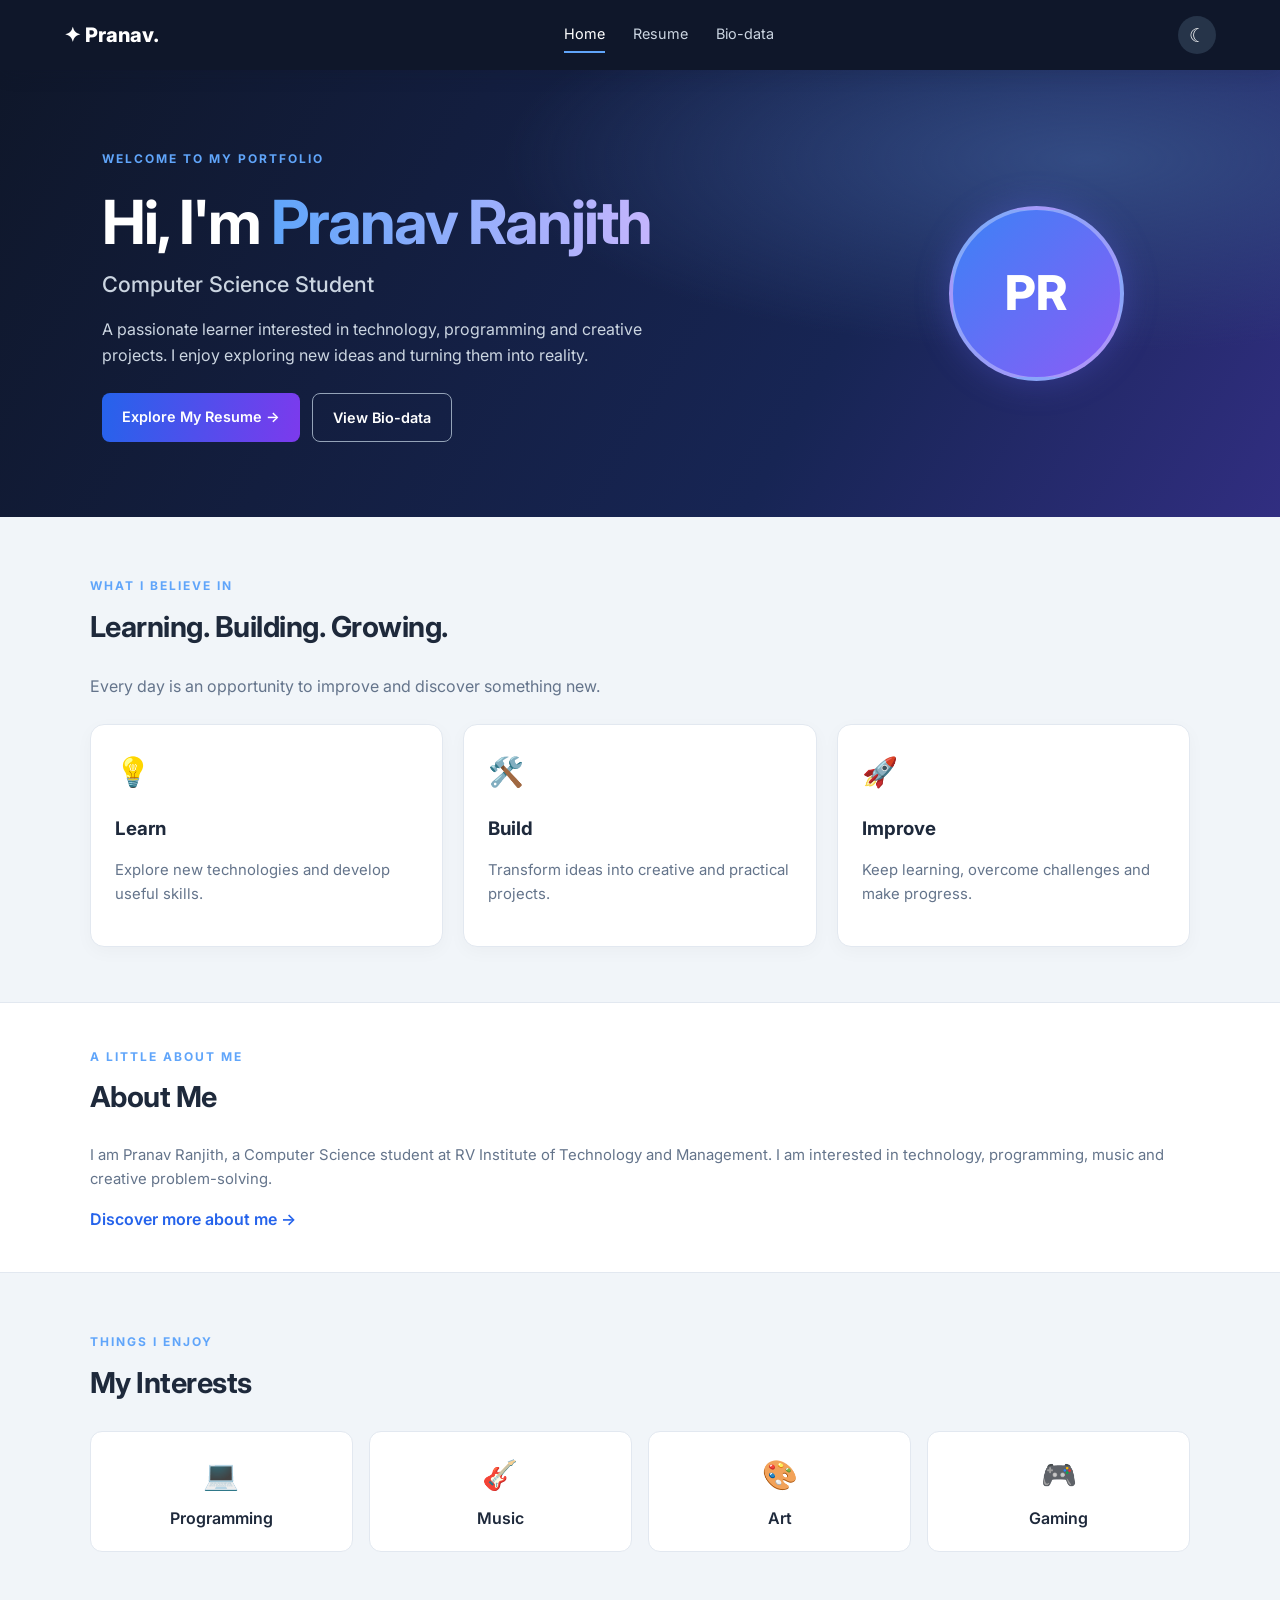
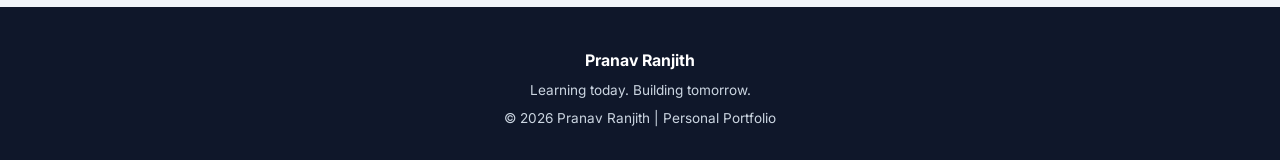
<file: index.html>
<!DOCTYPE html>
<html lang="en">
<head>
<meta charset="UTF-8">
<meta name="viewport" content="width=device-width, initial-scale=1.0">
<title>Pranav Ranjith | Portfolio</title>
<link rel="stylesheet" href="style.css">
<script src="script.js" defer></script>
</head>
<body>

<nav class="navbar">
    <a class="logo" href="index.html">✦ Pranav.</a>
    <div class="nav-links">
        <a class="active" href="index.html">Home</a>
        <a href="resume.html">Resume</a>
        <a href="biodata.html">Bio-data</a>
    </div>
    <button class="theme-btn" onclick="toggleTheme()" aria-label="Toggle theme">☾</button>
</nav>

<header class="hero">
    <div class="hero-content">
        <span class="eyebrow">WELCOME TO MY PORTFOLIO</span>
        <h1>Hi, I'm <span class="gradient-text">Pranav Ranjith</span></h1>
        <h2>Computer Science Student</h2>
        <p>A passionate learner interested in technology, programming
        and creative projects. I enjoy exploring new ideas and turning
        them into reality.</p>

        <div class="hero-buttons">
            <a href="resume.html" class="btn">Explore My Resume →</a>
            <a href="biodata.html" class="btn btn-outline">View Bio-data</a>
        </div>
    </div>

    <div class="profile-circle">PR</div>
</header>

<main>
    <section class="section">
        <div class="section-heading">
            <span class="eyebrow">WHAT I BELIEVE IN</span>
            <h2>Learning. Building. Growing.</h2>
            <p>Every day is an opportunity to improve and discover something new.</p>
        </div>

        <div class="feature-grid">
            <article class="feature-card">
                <span class="feature-icon">💡</span>
                <h3>Learn</h3>
                <p>Explore new technologies and develop useful skills.</p>
            </article>

            <article class="feature-card">
                <span class="feature-icon">🛠️</span>
                <h3>Build</h3>
                <p>Transform ideas into creative and practical projects.</p>
            </article>

            <article class="feature-card">
                <span class="feature-icon">🚀</span>
                <h3>Improve</h3>
                <p>Keep learning, overcome challenges and make progress.</p>
            </article>
        </div>
    </section>

    <section class="about-section">
        <span class="eyebrow">A LITTLE ABOUT ME</span>
        <h2>About Me</h2>
        <p>I am Pranav Ranjith, a Computer Science student at RV Institute
        of Technology and Management. I am interested in technology,
        programming, music and creative problem-solving.</p>
        <a href="biodata.html" class="text-link">Discover more about me →</a>
    </section>

    <section class="section">
        <div class="section-heading">
            <span class="eyebrow">THINGS I ENJOY</span>
            <h2>My Interests</h2>
        </div>

        <div class="interest-grid">
            <div class="interest-card"><span>💻</span>Programming</div>
            <div class="interest-card"><span>🎸</span>Music</div>
            <div class="interest-card"><span>🎨</span>Art</div>
            <div class="interest-card"><span>🎮</span>Gaming</div>
        </div>
    </section>
</main>

<footer>
    <h3>Pranav Ranjith</h3>
    <p>Learning today. Building tomorrow.</p>
    <p>© <span id="year"></span> Pranav Ranjith | Personal Portfolio</p>
</footer>

</body>
</html>
</file>
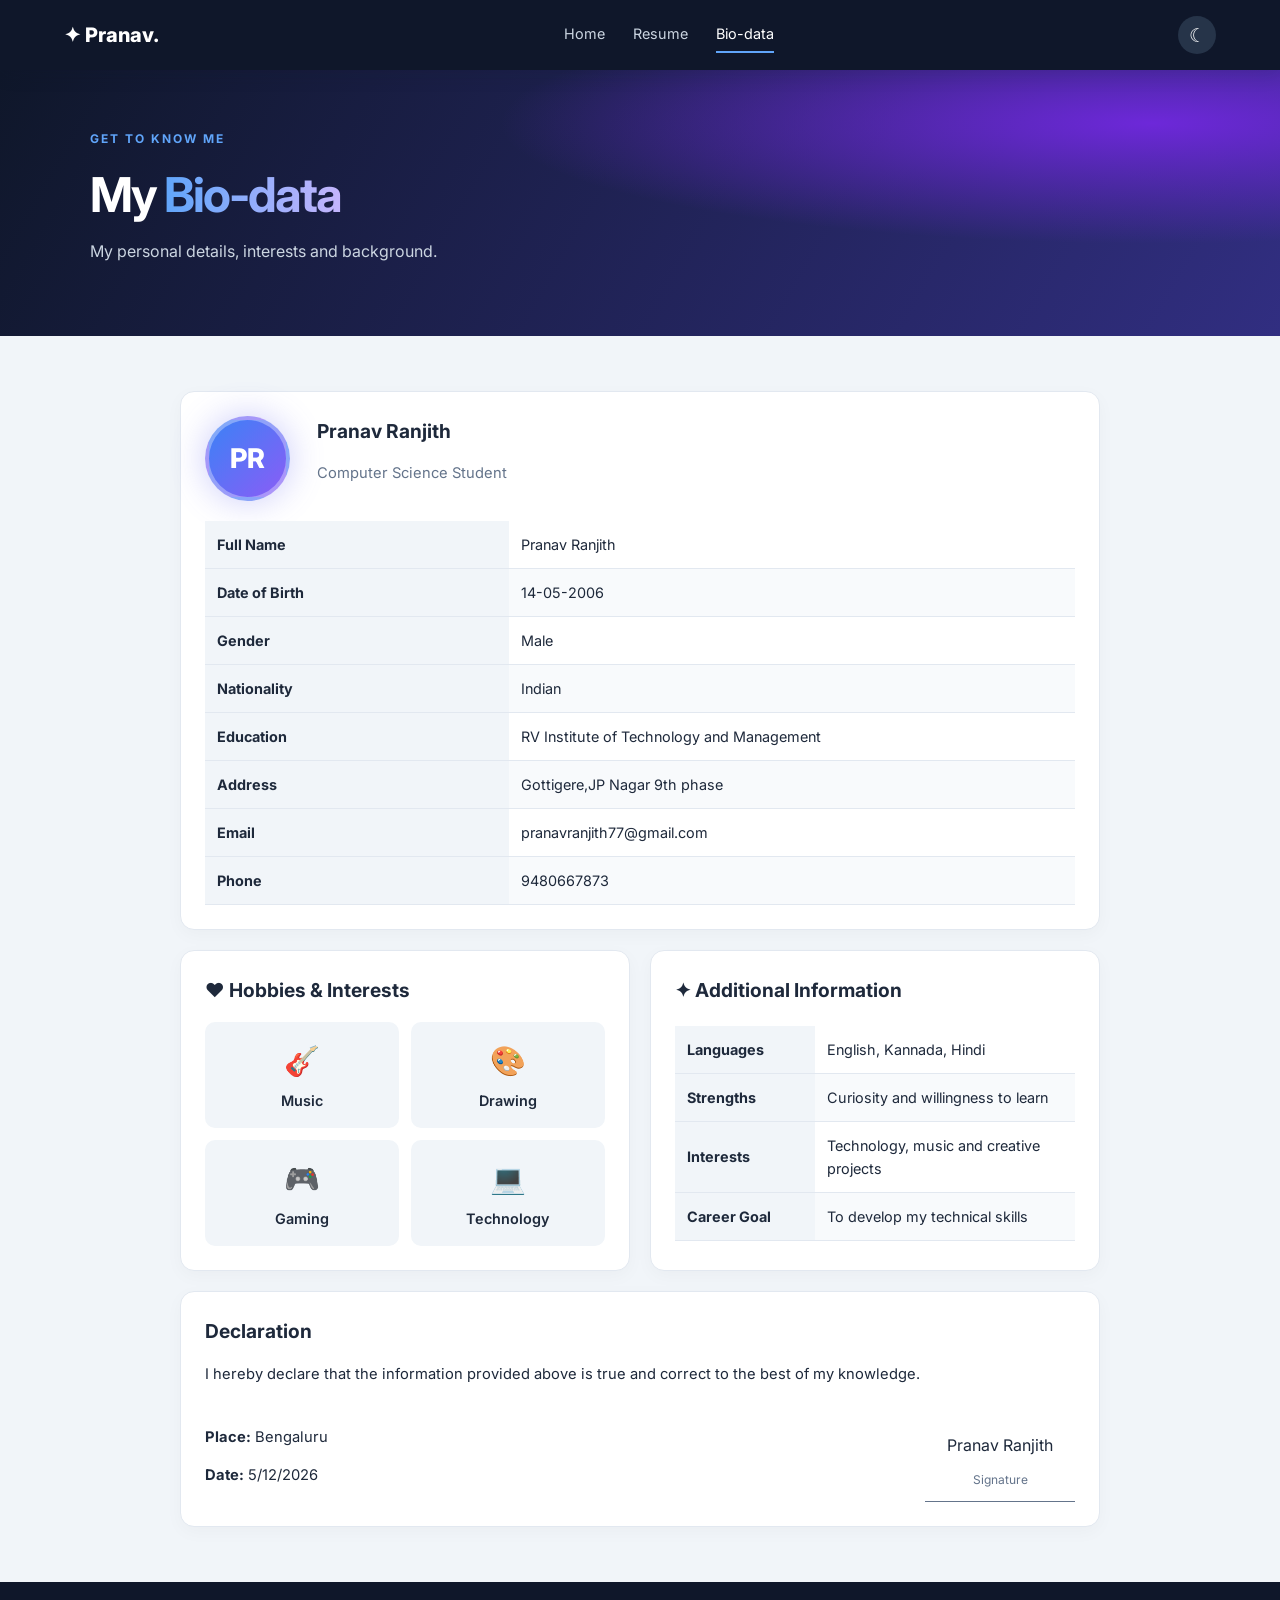
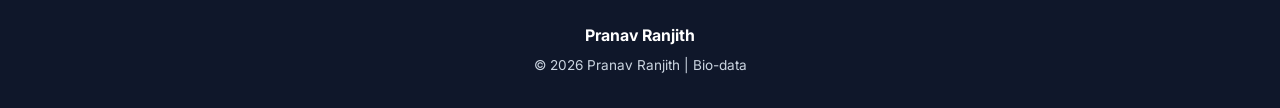
<file: biodata.html>
<!DOCTYPE html>
<html lang="en">
<head>
<meta charset="UTF-8">
<meta name="viewport" content="width=device-width, initial-scale=1.0">
<title>Pranav Ranjith | Bio-data</title>
<link rel="stylesheet" href="style.css">
<script src="script.js" defer></script>
</head>
<body>

<nav class="navbar">
    <a class="logo" href="index.html">✦ Pranav.</a>
    <div class="nav-links">
        <a href="index.html">Home</a>
        <a href="resume.html">Resume</a>
        <a class="active" href="biodata.html">Bio-data</a>
    </div>
    <button class="theme-btn" onclick="toggleTheme()" aria-label="Toggle theme">☾</button>
</nav>

<header class="page-hero biodata-hero">
    <span class="eyebrow">GET TO KNOW ME</span>
    <h1>My <span class="gradient-text">Bio-data</span></h1>
    <p>My personal details, interests and background.</p>
</header>

<main class="section biodata-content">

    <section class="content-card personal-card">
        <div class="personal-avatar">PR</div>

        <div>
            <h2>Pranav Ranjith</h2>
            <p class="muted">Computer Science Student</p>
        </div>

        <table class="details-table">
            <tr>
                <th>Full Name</th>
                <td>Pranav Ranjith</td>
            </tr>
            <tr>
                <th>Date of Birth</th>
                <td>14-05-2006</td>
            </tr>
            <tr>
                <th>Gender</th>
                <td>Male</td>
            </tr>
            <tr>
                <th>Nationality</th>
                <td>Indian</td>
            </tr>
            <tr>
                <th>Education</th>
                <td>RV Institute of Technology and Management</td>
            </tr>
            <tr>
                <th>Address</th>
                <td>Gottigere,JP Nagar 9th phase</td>
            </tr>
            <tr>
                <th>Email</th>
                <td>pranavranjith77@gmail.com</td>
            </tr>
            <tr>
                <th>Phone</th>
                <td>9480667873</td>
            </tr>
        </table>
    </section>

    <div class="bio-grid">
        <section class="content-card">
            <h2>♥ Hobbies & Interests</h2>

            <div class="hobby-grid">
                <div class="hobby"><span>🎸</span>Music</div>
                <div class="hobby"><span>🎨</span>Drawing</div>
                <div class="hobby"><span>🎮</span>Gaming</div>
                <div class="hobby"><span>💻</span>Technology</div>
            </div>
        </section>

        <section class="content-card">
            <h2>✦ Additional Information</h2>

            <table class="details-table">
                <tr>
                    <th>Languages</th>
                    <td>English, Kannada, Hindi</td>
                </tr>
                <tr>
                    <th>Strengths</th>
                    <td>Curiosity and willingness to learn</td>
                </tr>
                <tr>
                    <th>Interests</th>
                    <td>Technology, music and creative projects</td>
                </tr>
                <tr>
                    <th>Career Goal</th>
                    <td>To develop my technical skills</td>
                </tr>
            </table>
        </section>
    </div>

    <section class="content-card declaration">
        <h2>Declaration</h2>
        <p>I hereby declare that the information provided above is
        true and correct to the best of my knowledge.</p>

        <div class="declaration-bottom">
            <div>
                <p><strong>Place:</strong> Bengaluru</p>
                <p><strong>Date:</strong> <span id="today"></span></p>
            </div>

            <div class="signature">
                <span>Pranav Ranjith</span>
                <p>Signature</p>
            </div>
        </div>
    </section>

</main>

<footer>
    <h3>Pranav Ranjith</h3>
    <p>© <span id="year"></span> Pranav Ranjith | Bio-data</p>
</footer>

</body>
</html>
</file>
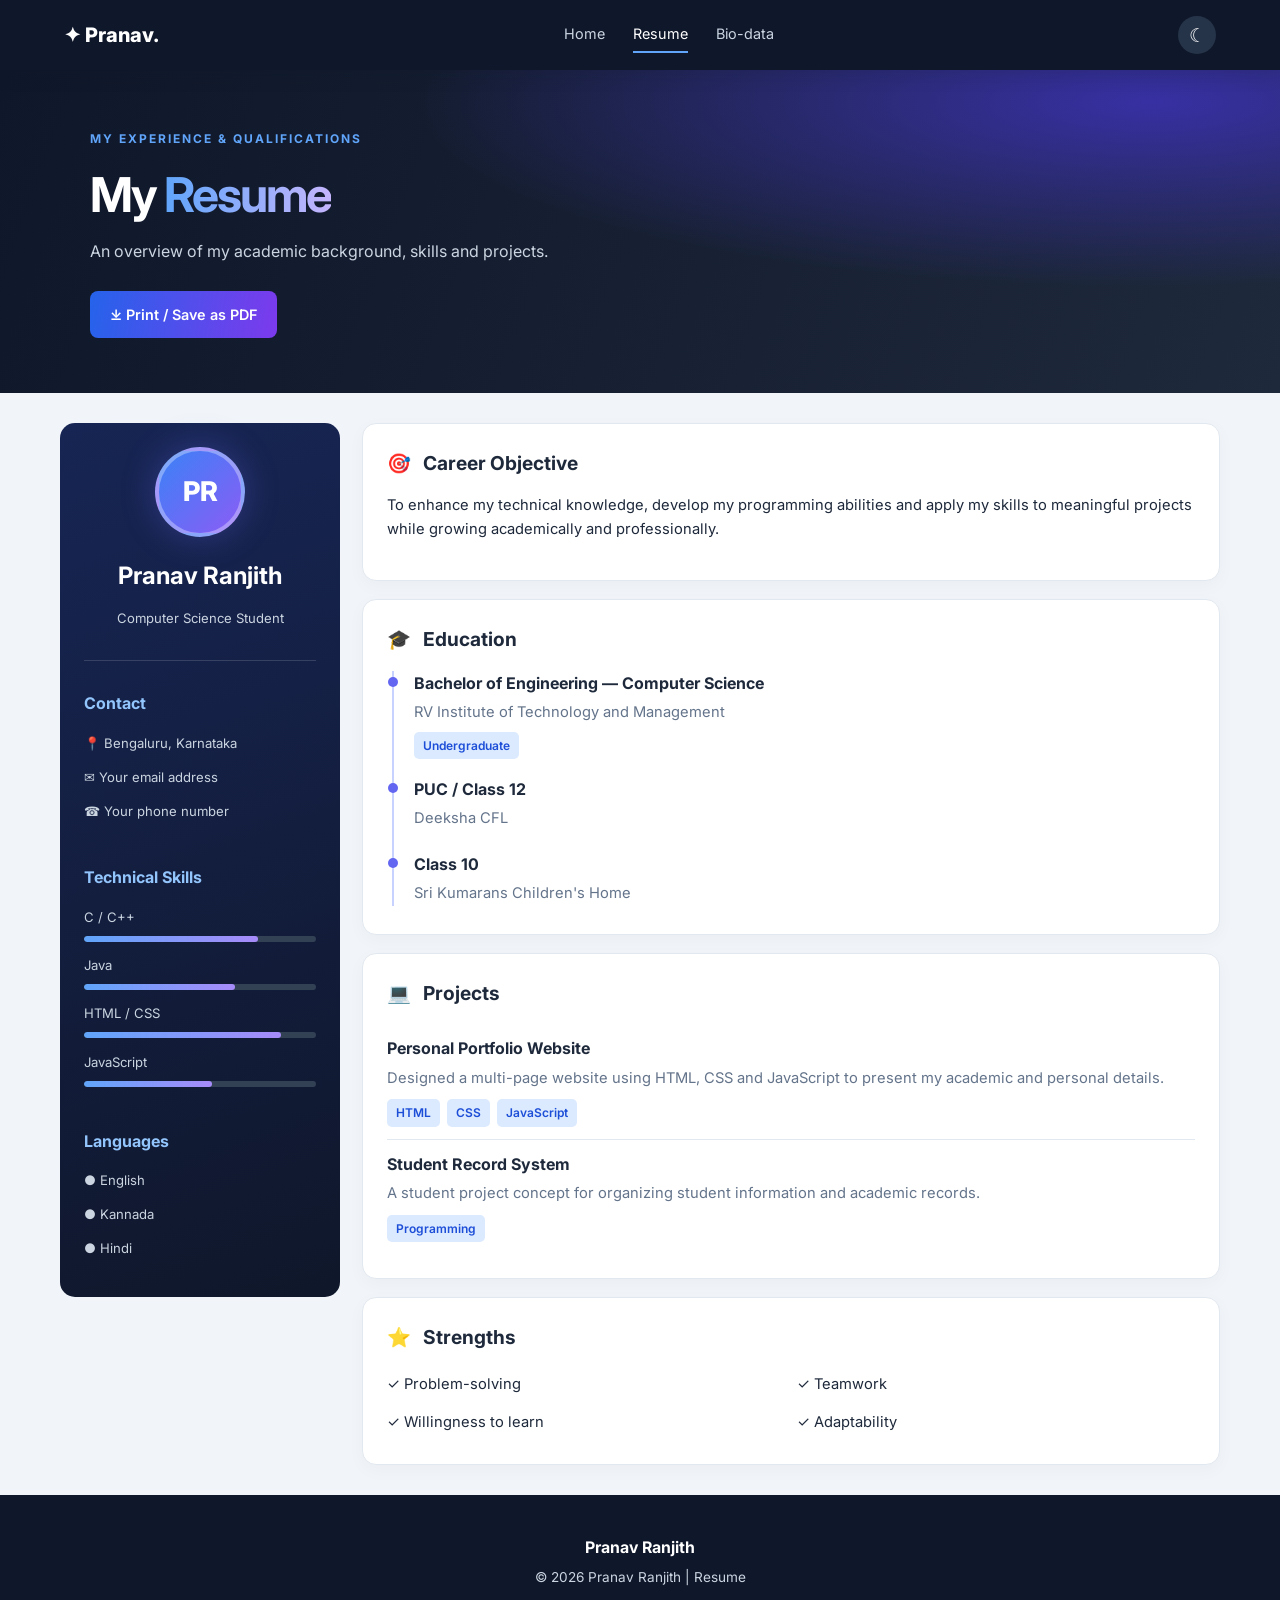
<file: resume.html>
<!DOCTYPE html>
<html lang="en">
<head>
<meta charset="UTF-8">
<meta name="viewport" content="width=device-width, initial-scale=1.0">
<title>Pranav Ranjith | Resume</title>
<link rel="stylesheet" href="style.css">
<script src="script.js" defer></script>
</head>
<body>

<nav class="navbar">
    <a class="logo" href="index.html">✦ Pranav.</a>
    <div class="nav-links">
        <a href="index.html">Home</a>
        <a class="active" href="resume.html">Resume</a>
        <a href="biodata.html">Bio-data</a>
    </div>
    <button class="theme-btn" onclick="toggleTheme()" aria-label="Toggle theme">☾</button>
</nav>

<header class="page-hero">
    <span class="eyebrow">MY EXPERIENCE & QUALIFICATIONS</span>
    <h1>My <span class="gradient-text">Resume</span></h1>
    <p>An overview of my academic background, skills and projects.</p>
    <button class="btn" onclick="window.print()">⤓ Print / Save as PDF</button>
</header>

<main class="resume-layout">

    <aside class="resume-sidebar">
        <div class="sidebar-profile">
            <div class="profile-small">PR</div>
            <h2>Pranav Ranjith</h2>
            <p>Computer Science Student</p>
        </div>

        <div class="sidebar-block">
            <h3>Contact</h3>
            <p>📍 Bengaluru, Karnataka</p>
            <p>✉ Your email address</p>
            <p>☎ Your phone number</p>
        </div>

        <div class="sidebar-block">
            <h3>Technical Skills</h3>
            <p>C / C++</p>
            <div class="skill-track"><span style="width:75%"></span></div>
            <p>Java</p>
            <div class="skill-track"><span style="width:65%"></span></div>
            <p>HTML / CSS</p>
            <div class="skill-track"><span style="width:85%"></span></div>
            <p>JavaScript</p>
            <div class="skill-track"><span style="width:55%"></span></div>
        </div>

        <div class="sidebar-block">
            <h3>Languages</h3>
            <p>● English</p>
            <p>● Kannada</p>
            <p>● Hindi</p>
        </div>
    </aside>

    <div class="resume-main">

        <section class="content-card">
            <h2><span class="heading-icon">🎯</span> Career Objective</h2>
            <p>To enhance my technical knowledge, develop my programming
            abilities and apply my skills to meaningful projects while
            growing academically and professionally.</p>
        </section>

        <section class="content-card">
            <h2><span class="heading-icon">🎓</span> Education</h2>

            <div class="timeline-item">
                <span class="timeline-dot"></span>
                <h3>Bachelor of Engineering — Computer Science</h3>
                <p class="muted">RV Institute of Technology and Management</p>
                <span class="tag">Undergraduate</span>
            </div>

            <div class="timeline-item">
                <span class="timeline-dot"></span>
                <h3>PUC / Class 12</h3>
                <p class="muted">Deeksha CFL</p>
            </div>

            <div class="timeline-item">
                <span class="timeline-dot"></span>
                <h3>Class 10</h3>
                <p class="muted">Sri Kumarans Children's Home</p>
            </div>
        </section>

        <section class="content-card">
            <h2><span class="heading-icon">💻</span> Projects</h2>

            <div class="project-item">
                <h3>Personal Portfolio Website</h3>
                <p>Designed a multi-page website using HTML, CSS and
                JavaScript to present my academic and personal details.</p>
                <span class="tag">HTML</span>
                <span class="tag">CSS</span>
                <span class="tag">JavaScript</span>
            </div>

            <div class="project-item">
                <h3>Student Record System</h3>
                <p>A student project concept for organizing student
                information and academic records.</p>
                <span class="tag">Programming</span>
            </div>
        </section>

        <section class="content-card">
            <h2><span class="heading-icon">⭐</span> Strengths</h2>
            <div class="strength-grid">
                <p>✓ Problem-solving</p>
                <p>✓ Teamwork</p>
                <p>✓ Willingness to learn</p>
                <p>✓ Adaptability</p>
            </div>
        </section>

    </div>
</main>

<footer>
    <h3>Pranav Ranjith</h3>
    <p>© <span id="year"></span> Pranav Ranjith | Resume</p>
</footer>

</body>
</html>
</file>
<file: style.css>
@import url('https://fonts.googleapis.com/css2?family=Inter:wght@400;500;600;700;800&display=swap');

:root {
    --bg: #f1f5f9;
    --card: #ffffff;
    --navy: #0f172a;
    --text: #1e293b;
    --muted: #64748b;
    --blue: #2563eb;
    --purple: #8b5cf6;
    --border: #e2e8f0;
}

* {
    box-sizing: border-box;
}

html {
    scroll-behavior: smooth;
}

body {
    margin: 0;
    font-family: 'Inter', Arial, sans-serif;
    background: var(--bg);
    color: var(--text);
    line-height: 1.6;
}

.navbar {
    background: var(--navy);
    color: white;
    padding: 16px 5%;
    display: flex;
    align-items: center;
    justify-content: space-between;
    gap: 20px;
    position: sticky;
    top: 0;
    z-index: 10;
    box-shadow: 0 4px 18px #0f172a22;
}

.logo {
    font-size: 1.25rem;
    font-weight: 800;
    color: white;
    text-decoration: none;
    white-space: nowrap;
}

.nav-links {
    display: flex;
    gap: 28px;
}

.nav-links a {
    color: #cbd5e1;
    text-decoration: none;
    font-size: 0.9rem;
    padding: 5px 0;
    border-bottom: 2px solid transparent;
}

.nav-links a:hover,
.nav-links a.active {
    color: white;
    border-color: #60a5fa;
}

.theme-btn {
    background: #263449;
    color: white;
    border: none;
    border-radius: 50%;
    width: 38px;
    height: 38px;
    font-size: 1.2rem;
    cursor: pointer;
}

.hero {
    min-height: 400px;
    padding: 75px 8%;
    display: flex;
    align-items: center;
    justify-content: space-between;
    gap: 40px;
    background:
        radial-gradient(ellipse at 85% 20%, #334b83 0, transparent 38%),
        linear-gradient(120deg, #0f172a, #172554 65%, #312e81);
    color: white;
}

.hero-content {
    max-width: 650px;
}

.eyebrow {
    font-size: 0.75rem;
    font-weight: 700;
    letter-spacing: 2px;
    color: #60a5fa;
}

.hero h1,
.page-hero h1 {
    font-size: clamp(2.3rem, 5vw, 3.8rem);
    line-height: 1.2;
    margin: 15px 0 8px;
    letter-spacing: -2px;
    overflow-wrap: anywhere;
}

.hero h2 {
    font-size: 1.35rem;
    font-weight: 500;
    margin: 0;
    color: #cbd5e1;
}

.hero p,
.page-hero p {
    max-width: 540px;
    color: #cbd5e1;
}

.gradient-text {
    background: linear-gradient(90deg, #60a5fa, #c4b5fd);
    -webkit-background-clip: text;
    background-clip: text;
    color: transparent;
}

.hero-buttons {
    display: flex;
    flex-wrap: wrap;
    gap: 12px;
    margin-top: 25px;
}

.btn {
    display: inline-block;
    background: linear-gradient(100deg, #2563eb, #7c3aed);
    color: white;
    text-decoration: none;
    border: none;
    border-radius: 8px;
    padding: 12px 20px;
    font: inherit;
    font-size: 0.9rem;
    font-weight: 600;
    cursor: pointer;
    transition: transform 0.2s, box-shadow 0.2s;
}

.btn:hover {
    transform: translateY(-2px);
    box-shadow: 0 8px 20px #2563eb44;
}

.btn-outline {
    background: transparent;
    border: 1px solid #94a3b8;
}

.profile-circle,
.profile-small,
.personal-avatar {
    display: grid;
    place-items: center;
    flex-shrink: 0;
    border-radius: 50%;
    font-weight: 800;
    color: white;
    background: linear-gradient(135deg, #3b82f6, #8b5cf6);
    border: 4px solid #ffffff55;
    box-shadow: 0 0 35px #6366f155;
}

.profile-circle {
    width: 175px;
    height: 175px;
    font-size: 3rem;
    margin-right: 5%;
}

.section {
    padding: 55px 7%;
}

.section-heading {
    margin-bottom: 25px;
}

.section-heading h2,
.about-section h2 {
    margin-top: 6px;
    font-size: 1.8rem;
    letter-spacing: -0.5px;
}

.section-heading > p {
    color: var(--muted);
}

.feature-grid {
    display: grid;
    grid-template-columns: repeat(3, 1fr);
    gap: 20px;
}

.feature-card,
.content-card {
    background: var(--card);
    border: 1px solid var(--border);
    border-radius: 14px;
    padding: 24px;
    box-shadow: 0 5px 18px #0f172a08;
}

.feature-card {
    transition: transform 0.2s, box-shadow 0.2s;
}

.feature-card:hover {
    transform: translateY(-5px);
    box-shadow: 0 12px 28px #0f172a12;
}

.feature-icon {
    font-size: 1.8rem;
}

.feature-card h3 {
    margin-bottom: 5px;
}

.feature-card p,
.about-section p {
    color: var(--muted);
    font-size: 0.93rem;
}

.about-section {
    background: var(--card);
    padding: 40px 7%;
    border-top: 1px solid var(--border);
    border-bottom: 1px solid var(--border);
}

.text-link {
    color: var(--blue);
    font-weight: 600;
    text-decoration: none;
}

.interest-grid {
    display: grid;
    grid-template-columns: repeat(4, 1fr);
    gap: 16px;
}

.interest-card {
    padding: 20px 10px;
    background: var(--card);
    border: 1px solid var(--border);
    border-radius: 12px;
    text-align: center;
    font-weight: 600;
}

.interest-card span {
    display: block;
    font-size: 1.8rem;
    margin-bottom: 8px;
}

.page-hero {
    background:
        radial-gradient(ellipse at 90% 10%, #3730a3, transparent 45%),
        linear-gradient(110deg, #0f172a, #1e293b);
    color: white;
    padding: 55px 7%;
}

.page-hero h1 {
    font-size: 3rem;
}

.page-hero .btn {
    margin-top: 10px;
}

.resume-layout {
    display: grid;
    grid-template-columns: 280px minmax(0, 1fr);
    gap: 22px;
    max-width: 1200px;
    margin: 30px auto;
    padding: 0 20px;
    align-items: start;
}

.resume-sidebar {
    background: linear-gradient(160deg, #172554, #0f172a);
    color: white;
    border-radius: 15px;
    padding: 24px;
    position: sticky;
    top: 90px;
}

.sidebar-profile {
    text-align: center;
    padding-bottom: 18px;
    border-bottom: 1px solid #ffffff25;
}

.profile-small {
    width: 90px;
    height: 90px;
    font-size: 1.7rem;
    margin: auto;
}

.sidebar-profile h2 {
    margin-bottom: 0;
}

.sidebar-profile p,
.sidebar-block p {
    color: #cbd5e1;
    font-size: 0.82rem;
    overflow-wrap: anywhere;
}

.sidebar-block {
    padding-top: 14px;
}

.sidebar-block h3 {
    color: #93c5fd;
    font-size: 1rem;
}

.skill-track {
    height: 6px;
    background: #334155;
    border-radius: 20px;
    overflow: hidden;
    margin: -5px 0 12px;
}

.skill-track span {
    display: block;
    height: 100%;
    background: linear-gradient(90deg, #60a5fa, #a78bfa);
    border-radius: 20px;
}

.resume-main {
    display: grid;
    gap: 18px;
    min-width: 0;
}

.content-card h2 {
    margin-top: 0;
    font-size: 1.2rem;
}

.heading-icon {
    margin-right: 8px;
}

.content-card h3 {
    font-size: 1rem;
}

.content-card p {
    font-size: 0.92rem;
}

.muted {
    color: var(--muted);
}

.timeline-item {
    position: relative;
    border-left: 2px solid #c7d2fe;
    padding: 0 0 18px 20px;
    margin-left: 5px;
}

.timeline-item:last-child {
    padding-bottom: 0;
}

.timeline-dot {
    position: absolute;
    left: -6px;
    top: 6px;
    width: 10px;
    height: 10px;
    border-radius: 50%;
    background: #6366f1;
}

.timeline-item h3 {
    margin: 0;
}

.timeline-item p {
    margin: 4px 0;
}

.tag {
    display: inline-block;
    background: #dbeafe;
    color: #1d4ed8;
    border-radius: 5px;
    padding: 4px 9px;
    margin: 4px 3px 0 0;
    font-size: 0.75rem;
    font-weight: 600;
}

.project-item {
    padding: 12px 0;
    border-bottom: 1px solid var(--border);
}

.project-item:last-child {
    border-bottom: none;
}

.project-item h3 {
    margin: 0;
}

.project-item p {
    color: var(--muted);
    margin: 5px 0;
}

.strength-grid {
    display: grid;
    grid-template-columns: repeat(2, 1fr);
    gap: 4px 12px;
}

.strength-grid p {
    margin: 5px 0;
}

.biodata-hero {
    background:
        radial-gradient(ellipse at 90% 20%, #6d28d9, transparent 40%),
        linear-gradient(120deg, #0f172a, #312e81);
}

.biodata-content {
    max-width: 1100px;
    margin: auto;
}

.personal-card {
    display: grid;
    grid-template-columns: 90px minmax(0, 1fr);
    gap: 0 22px;
    align-items: center;
}

.personal-avatar {
    width: 85px;
    height: 85px;
    font-size: 1.7rem;
}

.personal-card > div:nth-child(2) h2 {
    margin-bottom: 0;
}

.details-table {
    width: 100%;
    border-collapse: collapse;
    margin-top: 20px;
    grid-column: 1 / -1;
    font-size: 0.9rem;
}

.details-table th,
.details-table td {
    padding: 12px;
    text-align: left;
    border-bottom: 1px solid var(--border);
    overflow-wrap: anywhere;
}

.details-table th {
    width: 35%;
    color: var(--text);
    background: #f1f5f9;
}

.details-table tr:nth-child(even) td {
    background: #f8fafc;
}

.bio-grid {
    display: grid;
    grid-template-columns: 1fr 1fr;
    gap: 20px;
    margin-top: 20px;
}

.hobby-grid {
    display: grid;
    grid-template-columns: repeat(2, 1fr);
    gap: 12px;
}

.hobby {
    background: var(--bg);
    border-radius: 10px;
    padding: 16px;
    text-align: center;
    font-size: 0.9rem;
    font-weight: 600;
}

.hobby span {
    display: block;
    font-size: 1.8rem;
    margin-bottom: 5px;
}

.declaration {
    margin-top: 20px;
}

.declaration-bottom {
    display: flex;
    justify-content: space-between;
    gap: 20px;
    margin-top: 25px;
}

.signature {
    text-align: center;
    align-self: end;
    border-bottom: 1px solid var(--muted);
    min-width: 150px;
}

.signature p {
    font-size: 0.75rem;
    color: var(--muted);
}

footer {
    background: #0f172a;
    color: #cbd5e1;
    padding: 25px;
    text-align: center;
    font-size: 0.85rem;
}

footer h3 {
    color: white;
    margin-bottom: 5px;
}

footer p {
    margin: 6px 0;
}

/* Dark mode */
body.dark {
    --bg: #0b1120;
    --card: #172033;
    --text: #e2e8f0;
    --muted: #a3b3c8;
    --border: #334155;
}

body.dark .details-table th {
    background: #263449;
    color: #e2e8f0;
}

body.dark .details-table tr:nth-child(even) td,
body.dark .hobby {
    background: #202c40;
}

body.dark .tag {
    background: #293c69;
    color: #bfdbfe;
}

body.dark .about-section {
    background: var(--card);
    border-color: var(--border);
}

@media (max-width: 750px) {
    .navbar {
        flex-wrap: wrap;
        padding: 13px 4%;
    }

    .nav-links {
        order: 3;
        width: 100%;
        justify-content: center;
        gap: 24px;
    }

    .hero {
        padding: 50px 7%;
    }

    .profile-circle {
        width: 110px;
        height: 110px;
        font-size: 2rem;
        margin: 0;
    }

    .feature-grid {
        grid-template-columns: 1fr;
    }

    .resume-layout {
        grid-template-columns: 1fr;
    }

    .resume-sidebar {
        position: static;
    }

    .bio-grid {
        grid-template-columns: 1fr;
    }

    .interest-grid {
        grid-template-columns: repeat(2, 1fr);
    }
}

@media (max-width: 480px) {
    .hero {
        flex-direction: column-reverse;
        align-items: flex-start;
    }

    .hero h1,
    .page-hero h1 {
        font-size: 2.4rem;
    }

    .personal-card {
        grid-template-columns: 1fr;
    }

    .personal-avatar {
        margin-bottom: 15px;
    }

    .details-table th,
    .details-table td {
        padding: 9px 7px;
        font-size: 0.8rem;
    }

    .declaration-bottom {
        flex-direction: column;
    }
}

@media print {
    .navbar,
    footer,
    .theme-btn,
    .page-hero .btn {
        display: none !important;
    }

    body {
        background: white;
        color: black;
    }

    .resume-layout {
        display: block;
        margin: 0;
        padding: 0;
    }

    .resume-sidebar {
        position: static;
        background: white;
        color: black;
        border: 1px solid #ccc;
    }

    .sidebar-profile p,
    .sidebar-block p {
        color: #333;
    }

    .content-card {
        break-inside: avoid;
        box-shadow: none;
    }
}
</file>
